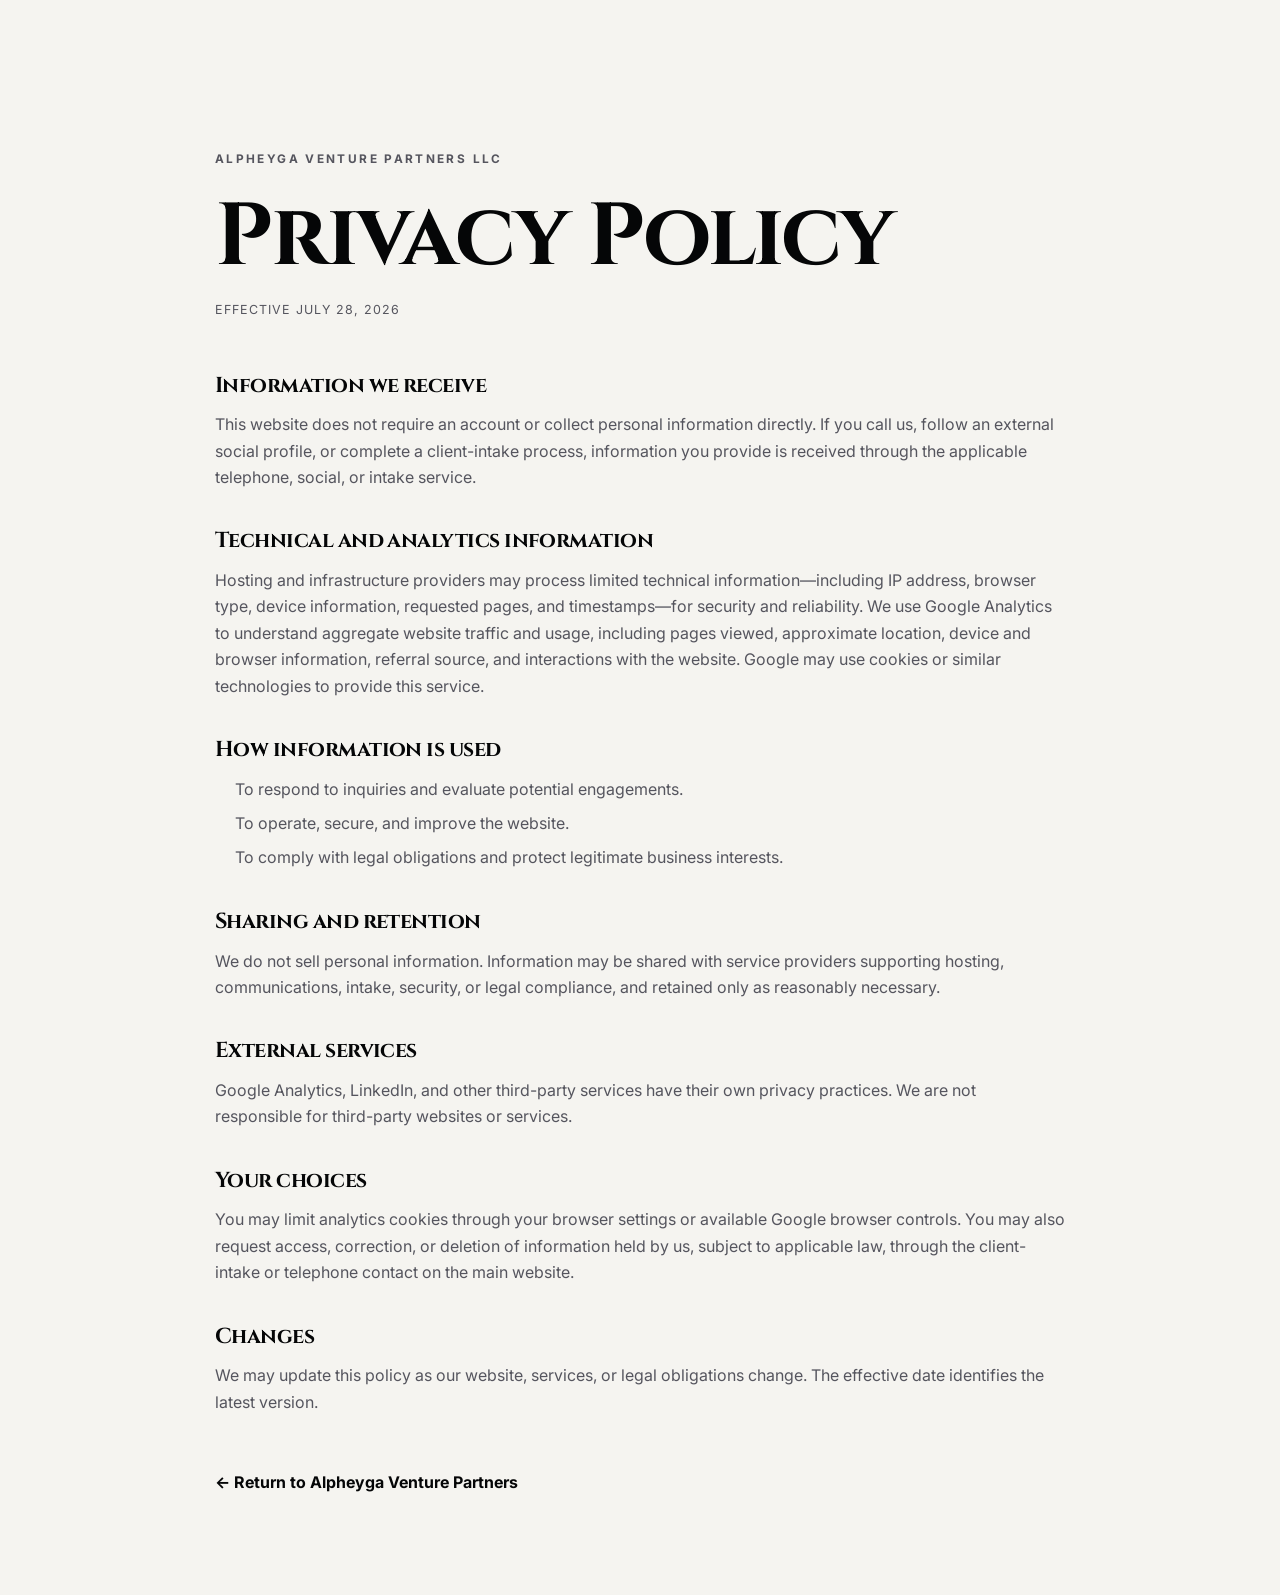
<file: privacy.html>
<!DOCTYPE html>
<html lang="en"><head>
  <meta charset="UTF-8"><meta name="viewport" content="width=device-width, initial-scale=1.0">
  <!-- Google tag (gtag.js) -->
  <script async src="https://www.googletagmanager.com/gtag/js?id=G-GSPT92PS09"></script>
  <script>
    window.dataLayer = window.dataLayer || [];
    function gtag(){dataLayer.push(arguments);}
    gtag('js', new Date());
    gtag('config', 'G-GSPT92PS09');
  </script>
  <title>Privacy Policy | Alpheyga Venture Partners</title>
  <meta name="description" content="Privacy policy for Alpheyga Venture Partners.">
  <link rel="icon" href="AVP_Favicon.ico" sizes="any">
  <link rel="preconnect" href="https://fonts.googleapis.com"><link rel="preconnect" href="https://fonts.gstatic.com" crossorigin>
  <link href="https://fonts.googleapis.com/css2?family=Cinzel:wght@500;600;700&family=Inter:wght@400;500;600&display=swap" rel="stylesheet">
  <link rel="stylesheet" href="style.css?v=20260722-legal">
</head><body><main class="legal-page"><article class="container legal-document">
  <p class="eyebrow">Alpheyga Venture Partners LLC</p><h1>Privacy Policy</h1><p class="legal-updated">Effective July 28, 2026</p>
  <section><h2>Information we receive</h2><p>This website does not require an account or collect personal information directly. If you call us, follow an external social profile, or complete a client-intake process, information you provide is received through the applicable telephone, social, or intake service.</p></section>
  <section><h2>Technical and analytics information</h2><p>Hosting and infrastructure providers may process limited technical information—including IP address, browser type, device information, requested pages, and timestamps—for security and reliability. We use Google Analytics to understand aggregate website traffic and usage, including pages viewed, approximate location, device and browser information, referral source, and interactions with the website. Google may use cookies or similar technologies to provide this service.</p></section>
  <section><h2>How information is used</h2><ul><li>To respond to inquiries and evaluate potential engagements.</li><li>To operate, secure, and improve the website.</li><li>To comply with legal obligations and protect legitimate business interests.</li></ul></section>
  <section><h2>Sharing and retention</h2><p>We do not sell personal information. Information may be shared with service providers supporting hosting, communications, intake, security, or legal compliance, and retained only as reasonably necessary.</p></section>
  <section><h2>External services</h2><p>Google Analytics, LinkedIn, and other third-party services have their own privacy practices. We are not responsible for third-party websites or services.</p></section>
  <section><h2>Your choices</h2><p>You may limit analytics cookies through your browser settings or available Google browser controls. You may also request access, correction, or deletion of information held by us, subject to applicable law, through the client-intake or telephone contact on the main website.</p></section>
  <section><h2>Changes</h2><p>We may update this policy as our website, services, or legal obligations change. The effective date identifies the latest version.</p></section>
  <a class="legal-back" href="index.html#contact">← Return to Alpheyga Venture Partners</a>
</article></main></body></html>
</file>
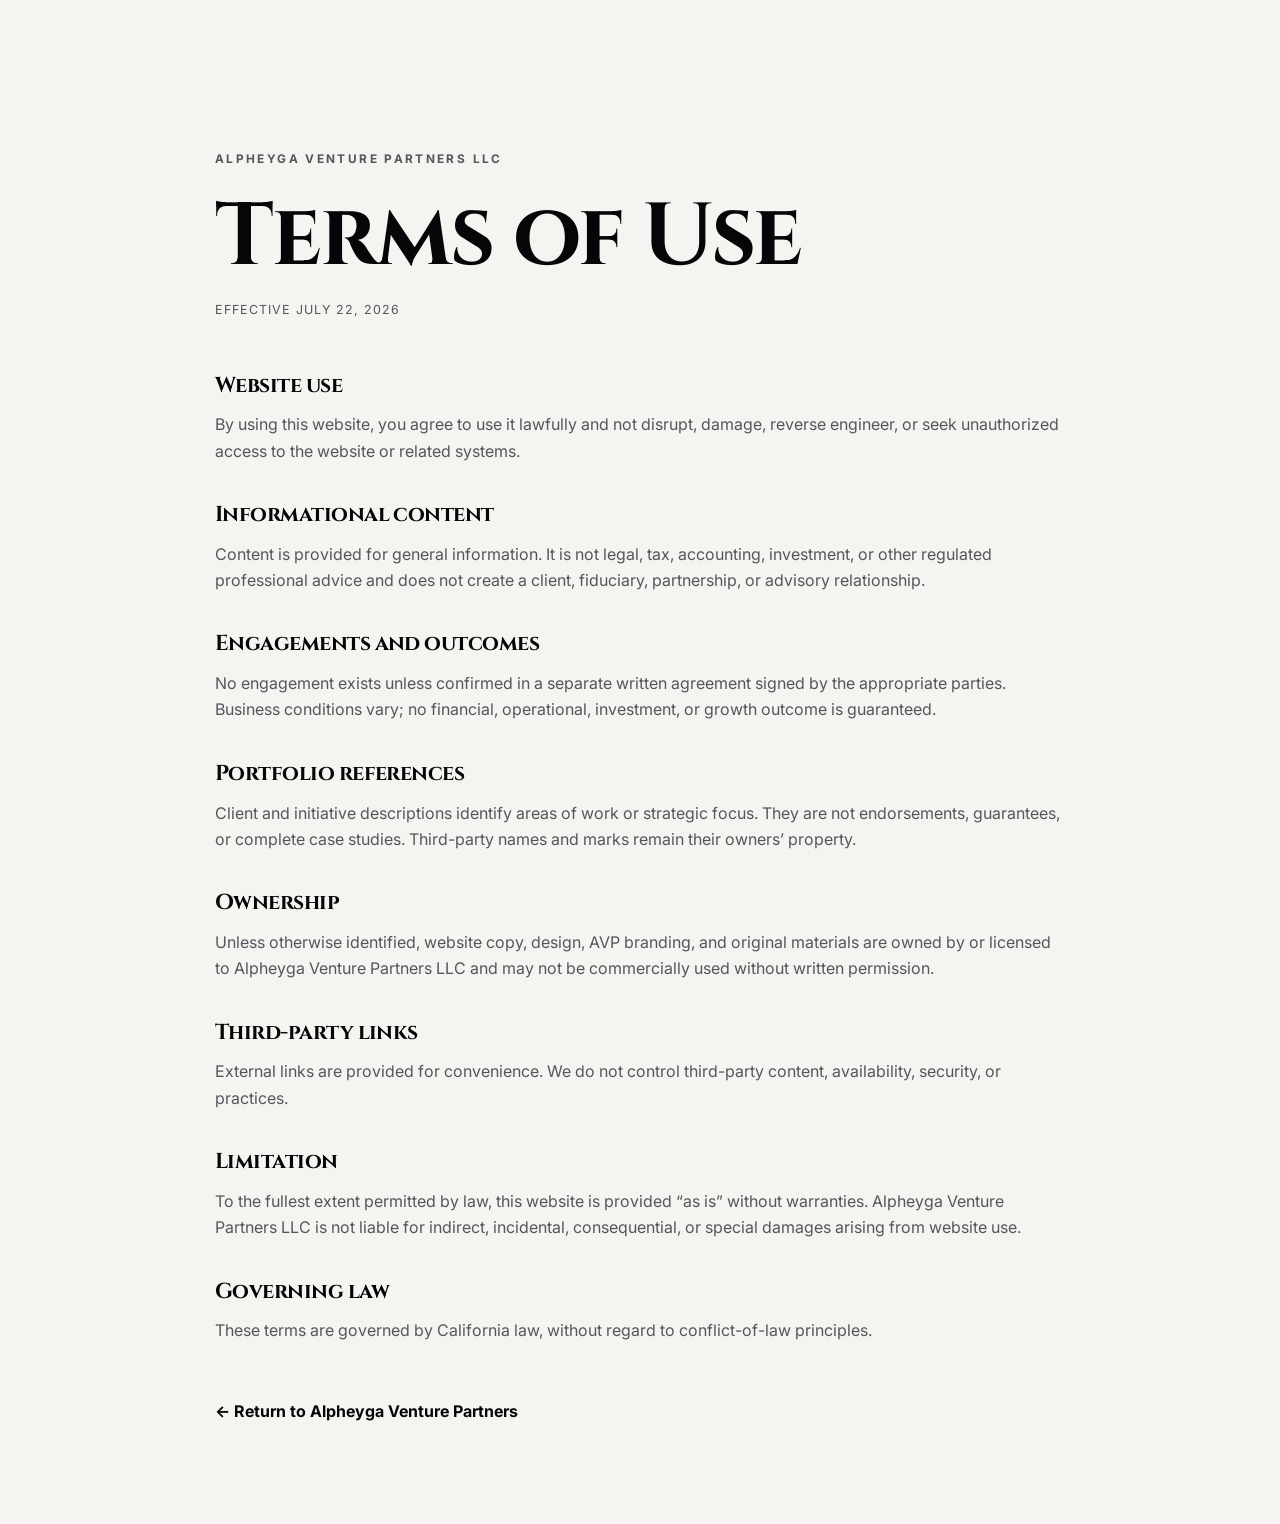
<file: terms.html>
<!DOCTYPE html>
<html lang="en"><head>
  <meta charset="UTF-8"><meta name="viewport" content="width=device-width, initial-scale=1.0">
  <!-- Google tag (gtag.js) -->
  <script async src="https://www.googletagmanager.com/gtag/js?id=G-GSPT92PS09"></script>
  <script>
    window.dataLayer = window.dataLayer || [];
    function gtag(){dataLayer.push(arguments);}
    gtag('js', new Date());
    gtag('config', 'G-GSPT92PS09');
  </script>
  <title>Terms of Use | Alpheyga Venture Partners</title>
  <meta name="description" content="Website terms of use for Alpheyga Venture Partners.">
  <link rel="icon" href="AVP_Favicon.ico" sizes="any">
  <link rel="preconnect" href="https://fonts.googleapis.com"><link rel="preconnect" href="https://fonts.gstatic.com" crossorigin>
  <link href="https://fonts.googleapis.com/css2?family=Cinzel:wght@500;600;700&family=Inter:wght@400;500;600&display=swap" rel="stylesheet">
  <link rel="stylesheet" href="style.css?v=20260722-legal">
</head><body><main class="legal-page"><article class="container legal-document">
  <p class="eyebrow">Alpheyga Venture Partners LLC</p><h1>Terms of Use</h1><p class="legal-updated">Effective July 22, 2026</p>
  <section><h2>Website use</h2><p>By using this website, you agree to use it lawfully and not disrupt, damage, reverse engineer, or seek unauthorized access to the website or related systems.</p></section>
  <section><h2>Informational content</h2><p>Content is provided for general information. It is not legal, tax, accounting, investment, or other regulated professional advice and does not create a client, fiduciary, partnership, or advisory relationship.</p></section>
  <section><h2>Engagements and outcomes</h2><p>No engagement exists unless confirmed in a separate written agreement signed by the appropriate parties. Business conditions vary; no financial, operational, investment, or growth outcome is guaranteed.</p></section>
  <section><h2>Portfolio references</h2><p>Client and initiative descriptions identify areas of work or strategic focus. They are not endorsements, guarantees, or complete case studies. Third-party names and marks remain their owners’ property.</p></section>
  <section><h2>Ownership</h2><p>Unless otherwise identified, website copy, design, AVP branding, and original materials are owned by or licensed to Alpheyga Venture Partners LLC and may not be commercially used without written permission.</p></section>
  <section><h2>Third-party links</h2><p>External links are provided for convenience. We do not control third-party content, availability, security, or practices.</p></section>
  <section><h2>Limitation</h2><p>To the fullest extent permitted by law, this website is provided “as is” without warranties. Alpheyga Venture Partners LLC is not liable for indirect, incidental, consequential, or special damages arising from website use.</p></section>
  <section><h2>Governing law</h2><p>These terms are governed by California law, without regard to conflict-of-law principles.</p></section>
  <a class="legal-back" href="index.html#contact">← Return to Alpheyga Venture Partners</a>
</article></main></body></html>
</file>
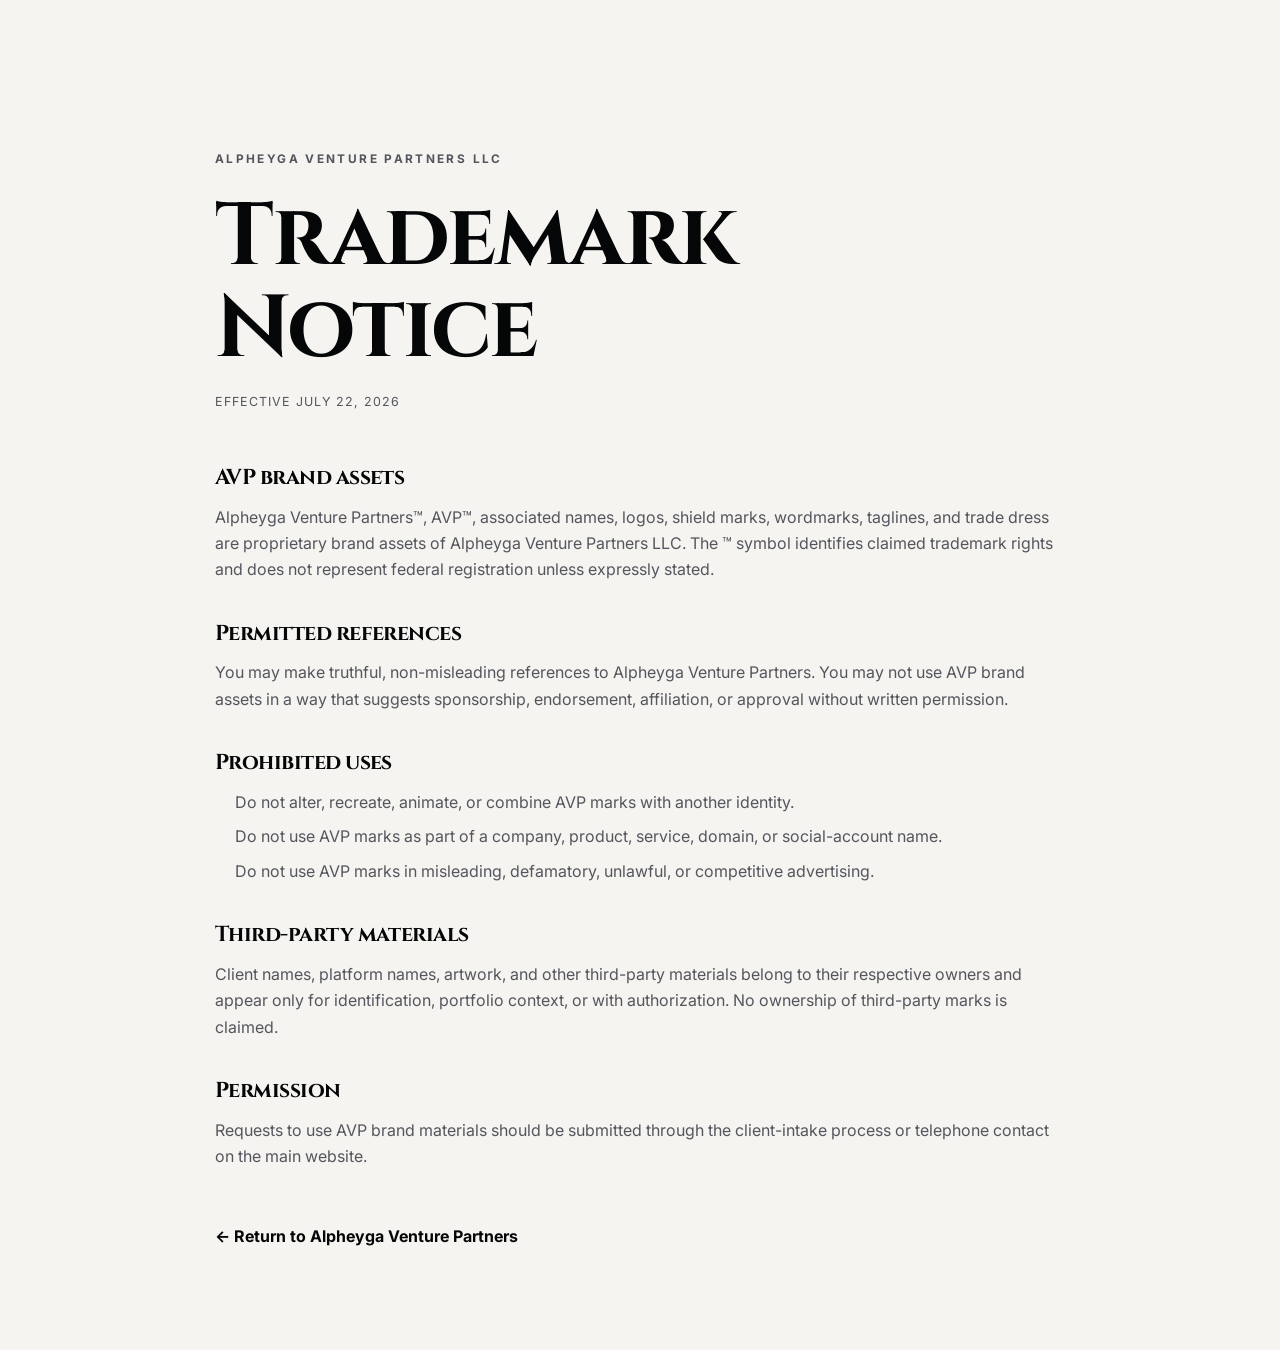
<file: trademarks.html>
<!DOCTYPE html>
<html lang="en"><head>
  <meta charset="UTF-8"><meta name="viewport" content="width=device-width, initial-scale=1.0">
  <!-- Google tag (gtag.js) -->
  <script async src="https://www.googletagmanager.com/gtag/js?id=G-GSPT92PS09"></script>
  <script>
    window.dataLayer = window.dataLayer || [];
    function gtag(){dataLayer.push(arguments);}
    gtag('js', new Date());
    gtag('config', 'G-GSPT92PS09');
  </script>
  <title>Trademark Notice | Alpheyga Venture Partners</title>
  <meta name="description" content="Trademark notice for Alpheyga Venture Partners.">
  <link rel="icon" href="AVP_Favicon.ico" sizes="any">
  <link rel="preconnect" href="https://fonts.googleapis.com"><link rel="preconnect" href="https://fonts.gstatic.com" crossorigin>
  <link href="https://fonts.googleapis.com/css2?family=Cinzel:wght@500;600;700&family=Inter:wght@400;500;600&display=swap" rel="stylesheet">
  <link rel="stylesheet" href="style.css?v=20260722-legal">
</head><body><main class="legal-page"><article class="container legal-document">
  <p class="eyebrow">Alpheyga Venture Partners LLC</p><h1>Trademark Notice</h1><p class="legal-updated">Effective July 22, 2026</p>
  <section><h2>AVP brand assets</h2><p>Alpheyga Venture Partners™, AVP™, associated names, logos, shield marks, wordmarks, taglines, and trade dress are proprietary brand assets of Alpheyga Venture Partners LLC. The ™ symbol identifies claimed trademark rights and does not represent federal registration unless expressly stated.</p></section>
  <section><h2>Permitted references</h2><p>You may make truthful, non-misleading references to Alpheyga Venture Partners. You may not use AVP brand assets in a way that suggests sponsorship, endorsement, affiliation, or approval without written permission.</p></section>
  <section><h2>Prohibited uses</h2><ul><li>Do not alter, recreate, animate, or combine AVP marks with another identity.</li><li>Do not use AVP marks as part of a company, product, service, domain, or social-account name.</li><li>Do not use AVP marks in misleading, defamatory, unlawful, or competitive advertising.</li></ul></section>
  <section><h2>Third-party materials</h2><p>Client names, platform names, artwork, and other third-party materials belong to their respective owners and appear only for identification, portfolio context, or with authorization. No ownership of third-party marks is claimed.</p></section>
  <section><h2>Permission</h2><p>Requests to use AVP brand materials should be submitted through the client-intake process or telephone contact on the main website.</p></section>
  <a class="legal-back" href="index.html#contact">← Return to Alpheyga Venture Partners</a>
</article></main></body></html>
</file>
<file: style.css>
:root {
  --obsidian: #050607;
  --graphite: #111615;
  --graphite-light: #1b2420;

  --platinum: #f2f2f3;
  --silver: #d7d8d8;
  --steel: #a9aaaa;
  --slate: #868887;

  --gold: #537565;
  --gold-light: #6f9582;
  --gold-dark: #20302a;

  --border: rgba(215, 216, 216, 0.13);
  --border-dark: rgba(5, 6, 7, 0.13);

  --container: 1240px;
  --header-height: 82px;
  --transition: 220ms ease;
}

* {
  box-sizing: border-box;
  margin: 0;
  padding: 0;
}

html {
  scroll-behavior: smooth;
}

body {
  overflow-x: hidden;
  background: var(--platinum);
  color: var(--obsidian);
  font-family: "Inter", sans-serif;
  font-size: 16px;
  line-height: 1.65;
  -webkit-font-smoothing: antialiased;
}

body.menu-open {
  overflow: hidden;
}

a {
  color: inherit;
  text-decoration: none;
}

button,
a {
  -webkit-tap-highlight-color: transparent;
}

ul {
  list-style: none;
}

.container {
  width: min(calc(100% - 48px), var(--container));
  margin-inline: auto;
}

.section-dark {
  background: var(--obsidian);
  color: var(--platinum);
}

.page-noise {
  position: fixed;
  inset: 0;
  z-index: 9999;
  opacity: 0.025;
  pointer-events: none;
  background-image:
    repeating-radial-gradient(
      circle at 0 0,
      transparent 0,
      rgba(255, 255, 255, 0.4) 1px,
      transparent 2px
    );
  background-size: 8px 8px;
}

.eyebrow {
  margin-bottom: 22px;
  color: var(--gold);
  font-size: 0.74rem;
  font-weight: 700;
  letter-spacing: 0.2em;
  text-transform: uppercase;
}

h1,
h2,
h3 {
  font-family: "Cinzel", Georgia, serif;
  line-height: 1.05;
  letter-spacing: -0.025em;
}

h2 {
  font-size: clamp(2.8rem, 5.4vw, 5.7rem);
}

h2 span {
  display: block;
  color: var(--slate);
}

/* Header */

.site-header {
  position: fixed;
  top: 0;
  left: 0;
  z-index: 1000;
  width: 100%;
  border-bottom: 1px solid transparent;
  transition:
    background var(--transition),
    border-color var(--transition),
    backdrop-filter var(--transition);
}

.site-header.scrolled {
  border-color: var(--border);
  background: rgba(11, 11, 13, 0.82);
  backdrop-filter: blur(18px);
}

.nav-wrapper {
  min-height: var(--header-height);
  display: flex;
  align-items: center;
  justify-content: space-between;
}

.brand {
  display: inline-flex;
  align-items: center;
  color: var(--platinum);
}

.brand-logo {
  display: block;
  width: clamp(210px, 22vw, 292px);
  height: auto;
  object-fit: contain;
}

.brand-logo-footer {
  width: min(292px, 100%);
}

.primary-nav {
  display: flex;
  align-items: center;
  gap: 32px;
}

.primary-nav > a {
  position: relative;
  color: rgba(245, 245, 243, 0.72);
  font-size: 0.85rem;
  font-weight: 500;
  transition: color var(--transition);
}

.primary-nav > a:not(.nav-cta)::after {
  content: "";
  position: absolute;
  right: 0;
  bottom: -7px;
  left: 0;
  height: 1px;
  background: var(--gold);
  transform: scaleX(0);
  transform-origin: right;
  transition: transform var(--transition);
}

.primary-nav > a:hover {
  color: var(--platinum);
}

.primary-nav > a:hover::after {
  transform: scaleX(1);
  transform-origin: left;
}

.nav-cta {
  padding: 12px 18px;
  border: 1px solid rgba(200, 169, 90, 0.55);
  color: var(--platinum) !important;
}

.nav-cta:hover {
  border-color: var(--gold);
  background: var(--gold);
  color: var(--obsidian) !important;
}

.nav-toggle {
  display: none;
  width: 44px;
  height: 44px;
  border: 0;
  background: transparent;
  cursor: pointer;
}

.nav-toggle span {
  display: block;
  width: 24px;
  height: 1px;
  margin: 7px auto;
  background: var(--platinum);
  transition: transform var(--transition);
}

/* Buttons */

.button {
  min-height: 52px;
  display: inline-flex;
  align-items: center;
  justify-content: center;
  padding: 0 24px;
  border: 1px solid transparent;
  font-size: 0.86rem;
  font-weight: 700;
  letter-spacing: 0.04em;
  transition:
    transform var(--transition),
    background var(--transition),
    border-color var(--transition),
    color var(--transition);
}

.button:hover {
  transform: translateY(-2px);
}

.button-primary {
  border-color: var(--gold);
  background: var(--gold);
  color: var(--obsidian);
}

.button-primary:hover {
  background: var(--gold-light);
}

.button-secondary {
  border-color: rgba(255, 255, 255, 0.25);
  color: var(--platinum);
}

.button-secondary:hover {
  border-color: var(--platinum);
  background: var(--platinum);
  color: var(--obsidian);
}

/* Hero */

.hero {
  position: relative;
  min-height: 100svh;
  display: flex;
  align-items: center;
  overflow: hidden;
  padding: calc(var(--header-height) + 90px) 0 100px;
}

.hero-grid {
  position: absolute;
  inset: 0;
  opacity: 0.13;
  background-image:
    linear-gradient(rgba(255, 255, 255, 0.07) 1px, transparent 1px),
    linear-gradient(90deg, rgba(255, 255, 255, 0.07) 1px, transparent 1px);
  background-size: 72px 72px;
  mask-image: linear-gradient(to bottom, black 20%, transparent 90%);
}

.hero-orb {
  position: absolute;
  border-radius: 50%;
  filter: blur(110px);
  opacity: 0.2;
}

.hero-orb-one {
  top: 14%;
  right: 5%;
  width: 420px;
  height: 420px;
  background: var(--gold);
}

.hero-orb-two {
  bottom: 0;
  left: -10%;
  width: 380px;
  height: 380px;
  background: #20302a;
}

.hero-content {
  position: relative;
  z-index: 2;
}

.hero-title {
  max-width: 1000px;
  font-size: clamp(4.1rem, 9vw, 9.7rem);
  line-height: 0.9;
}

.hero-title span {
  display: block;
  color: var(--gold);
}

.hero-statement {
  display: flex;
  align-items: baseline;
  gap: 12px;
  margin-top: 38px;
  color: var(--slate);
  font-family: "Cinzel", Georgia, serif;
  font-size: clamp(1.35rem, 2vw, 2rem);
}

.hero-statement strong {
  color: var(--platinum);
}

.hero-description {
  max-width: 680px;
  margin-top: 34px;
  color: rgba(245, 245, 243, 0.67);
  font-size: 1.08rem;
}

.hero-actions {
  display: flex;
  flex-wrap: wrap;
  gap: 14px;
  margin-top: 38px;
}

.hero-footer {
  display: flex;
  flex-wrap: wrap;
  gap: 28px;
  margin-top: 80px;
  color: rgba(245, 245, 243, 0.45);
  font-size: 0.68rem;
  font-weight: 600;
  letter-spacing: 0.14em;
  text-transform: uppercase;
}

.hero-footer span {
  position: relative;
}

.hero-footer span:not(:last-child)::after {
  content: "";
  position: absolute;
  top: 50%;
  right: -16px;
  width: 3px;
  height: 3px;
  border-radius: 50%;
  background: var(--gold);
}

.scroll-indicator {
  position: absolute;
  right: 40px;
  bottom: 38px;
  display: flex;
  align-items: center;
  gap: 12px;
  color: rgba(245, 245, 243, 0.4);
  font-size: 0.62rem;
  letter-spacing: 0.18em;
  text-transform: uppercase;
  transform: rotate(90deg);
  transform-origin: right bottom;
}

.scroll-indicator i {
  width: 54px;
  height: 1px;
  background: currentColor;
}

/* Shared layouts */

.problem-section,
.capabilities-section,
.engagements-section,
.difference-section {
  padding: 140px 0;
}

.split-layout {
  display: grid;
  grid-template-columns: minmax(0, 1fr) minmax(320px, 0.72fr);
  gap: 110px;
  align-items: start;
}

.problem-copy {
  padding-top: 36px;
}

.problem-copy p {
  margin-bottom: 24px;
  color: #55555e;
  font-size: 1.05rem;
}

.problem-copy p:first-child {
  color: var(--obsidian);
  font-size: 1.3rem;
}

.problem-copy .highlight-copy {
  margin-top: 44px;
  padding-left: 24px;
  border-left: 2px solid var(--gold);
  color: var(--obsidian);
  font-weight: 600;
}

.section-intro {
  max-width: 820px;
  margin-bottom: 72px;
}

.section-intro > p:last-child {
  max-width: 620px;
  margin-top: 28px;
  color: #606069;
  font-size: 1.04rem;
}

.section-dark .section-intro > p:last-child {
  color: rgba(245, 245, 243, 0.55);
}

/* Network */

.network-section {
  position: relative;
  min-height: 850px;
  display: flex;
  align-items: center;
  overflow: hidden;
  padding: 140px 0;
}

.network-copy {
  position: relative;
  z-index: 3;
  max-width: 760px;
}

.network-copy p:last-child {
  max-width: 590px;
  margin-top: 28px;
  color: rgba(245, 245, 243, 0.58);
}

.network-visual {
  position: absolute;
  top: 50%;
  right: -80px;
  width: 760px;
  height: 760px;
  transform: translateY(-50%);
}

.network-ring {
  position: absolute;
  top: 50%;
  left: 50%;
  border: 1px solid rgba(255, 255, 255, 0.12);
  border-radius: 50%;
  transform: translate(-50%, -50%);
}

.ring-one {
  width: 240px;
  height: 240px;
}

.ring-two {
  width: 470px;
  height: 470px;
}

.ring-three {
  width: 700px;
  height: 700px;
}

.node {
  position: absolute;
  width: 12px;
  height: 12px;
  border: 2px solid var(--obsidian);
  border-radius: 50%;
  background: var(--gold);
  box-shadow: 0 0 0 7px rgba(200, 169, 90, 0.11);
}

.node-center {
  top: 50%;
  left: 50%;
  width: 20px;
  height: 20px;
  transform: translate(-50%, -50%);
}

.node-one {
  top: 11%;
  left: 48%;
}

.node-two {
  top: 33%;
  right: 11%;
}

.node-three {
  right: 19%;
  bottom: 15%;
}

.node-four {
  bottom: 18%;
  left: 17%;
}

.node-five {
  top: 31%;
  left: 12%;
}

.network-label {
  position: absolute;
  color: rgba(245, 245, 243, 0.52);
  font-size: 0.72rem;
  letter-spacing: 0.12em;
  text-transform: uppercase;
}

.label-one {
  top: 5%;
  left: 41%;
}

.label-two {
  top: 28%;
  right: 0;
}

.label-three {
  right: 4%;
  bottom: 10%;
}

.label-four {
  bottom: 11%;
  left: 6%;
}

.label-five {
  top: 25%;
  left: 0;
}

/* Capabilities */

.capabilities-grid {
  display: grid;
  grid-template-columns: repeat(3, 1fr);
  border-top: 1px solid var(--border-dark);
  border-left: 1px solid var(--border-dark);
}

.capability-card {
  min-height: 430px;
  display: flex;
  flex-direction: column;
  padding: 34px;
  border-right: 1px solid var(--border-dark);
  border-bottom: 1px solid var(--border-dark);
  background: rgba(255, 255, 255, 0.2);
  transition:
    transform var(--transition),
    background var(--transition);
}

.capability-card:hover {
  z-index: 2;
  background: #ffffff;
  transform: translateY(-5px);
}

.card-number {
  margin-bottom: 62px;
  color: var(--gold);
  font-family: "Cinzel", Georgia, serif;
  font-size: 0.72rem;
  letter-spacing: 0.12em;
}

.capability-card h3 {
  margin-bottom: 18px;
  font-size: 1.8rem;
}

.capability-card > p {
  margin-bottom: 30px;
  color: #606069;
}

.capability-card ul {
  margin-top: auto;
}

.capability-card li {
  padding: 9px 0;
  border-top: 1px solid rgba(11, 11, 13, 0.08);
  color: #3c3c43;
  font-size: 0.82rem;
}

.capability-featured {
  background: var(--obsidian);
  color: var(--platinum);
}

.capability-featured:hover {
  background: var(--graphite);
}

.capability-featured > p {
  color: rgba(245, 245, 243, 0.55);
}

.capability-featured a {
  margin-top: auto;
  color: var(--gold);
  font-size: 0.86rem;
  font-weight: 700;
}

/* Industries */

.industries-section {
  padding: 140px 0;
}

.industry-list {
  border-top: 1px solid var(--border);
}

.industry-row {
  display: grid;
  grid-template-columns: 70px 1fr 1.2fr;
  gap: 28px;
  align-items: center;
  padding: 30px 0;
  border-bottom: 1px solid var(--border);
  transition:
    padding var(--transition),
    background var(--transition);
}

.industry-row:hover {
  padding-inline: 18px;
  background: rgba(255, 255, 255, 0.025);
}

.industry-row > span {
  color: var(--gold);
  font-size: 0.7rem;
  letter-spacing: 0.12em;
}

.industry-row h3 {
  font-size: clamp(1.6rem, 2.5vw, 2.6rem);
}

.industry-row p {
  color: rgba(245, 245, 243, 0.5);
}

/* Engagements */

.engagements-grid {
  display: grid;
  grid-template-columns: repeat(2, 1fr);
  gap: 20px;
}

.engagement-card {
  min-height: 340px;
  display: flex;
  flex-direction: column;
  padding: 38px;
  border: 1px solid var(--border-dark);
  background: #ffffff;
  transition:
    transform var(--transition),
    box-shadow var(--transition);
}

.engagement-card:hover {
  transform: translateY(-5px);
  box-shadow: 0 20px 60px rgba(11, 11, 13, 0.08);
}

.engagement-type {
  margin-bottom: 48px;
  color: var(--gold);
  font-size: 0.72rem;
  font-weight: 700;
  letter-spacing: 0.15em;
  text-transform: uppercase;
}

.engagement-card h3 {
  margin-bottom: 18px;
  font-size: 2rem;
}

.engagement-card > p:not(.engagement-type) {
  color: #606069;
}

.tag-list {
  display: flex;
  flex-wrap: wrap;
  gap: 8px;
  margin-top: auto;
  padding-top: 30px;
}

.tag-list span {
  padding: 7px 10px;
  border: 1px solid var(--border-dark);
  color: #585861;
  font-size: 0.68rem;
  text-transform: uppercase;
}

.engagement-disclaimer {
  max-width: 760px;
  margin-top: 28px;
  color: #777780;
  font-size: 0.78rem;
}

/* Process */

.process-section {
  padding: 140px 0;
}

.process-timeline {
  border-top: 1px solid var(--border);
}

.process-step {
  display: grid;
  grid-template-columns: 110px 1fr;
  gap: 40px;
  padding: 42px 0;
  border-bottom: 1px solid var(--border);
}

.process-step > span {
  color: var(--gold);
  font-family: "Cinzel", Georgia, serif;
  font-size: 0.78rem;
  letter-spacing: 0.15em;
}

.process-step div {
  display: grid;
  grid-template-columns: 0.6fr 1fr;
  gap: 60px;
}

.process-step h3 {
  font-size: clamp(2rem, 3vw, 3.2rem);
}

.process-step p {
  max-width: 560px;
  color: rgba(245, 245, 243, 0.5);
}

/* Difference */

.difference-list {
  border-top: 1px solid var(--border-dark);
}

.difference-item {
  display: grid;
  grid-template-columns: 48px 1fr;
  gap: 22px;
  padding: 30px 0;
  border-bottom: 1px solid var(--border-dark);
}

.difference-item > span {
  color: var(--gold);
  font-size: 0.7rem;
}

.difference-item h3 {
  margin-bottom: 10px;
  font-size: 1.45rem;
}

.difference-item p {
  color: #64646d;
}

/* Contact */

.contact-section {
  position: relative;
  overflow: hidden;
  padding: 150px 0;
}

.contact-glow {
  position: absolute;
  top: 50%;
  left: 50%;
  width: 700px;
  height: 700px;
  border-radius: 50%;
  background: rgba(200, 169, 90, 0.12);
  filter: blur(130px);
  transform: translate(-50%, -50%);
}

.contact-content {
  position: relative;
  z-index: 2;
  text-align: center;
}

.contact-content h2 {
  max-width: 1000px;
  margin-inline: auto;
}

.contact-content > p:not(.eyebrow) {
  max-width: 650px;
  margin: 30px auto 0;
  color: rgba(245, 245, 243, 0.56);
  font-size: 1.05rem;
}

.contact-actions {
  display: flex;
  justify-content: center;
  flex-wrap: wrap;
  gap: 14px;
  margin-top: 38px;
}

/* Footer */

.site-footer {
  padding: 80px 0 26px;
  background: #070708;
  color: var(--platinum);
}

.footer-grid {
  display: grid;
  grid-template-columns: 1.5fr 0.65fr 0.85fr;
  gap: 60px;
  padding-bottom: 60px;
}

.footer-brand {
  margin-bottom: 22px;
}

.footer-grid > div:first-child > p {
  max-width: 420px;
  color: rgba(245, 245, 243, 0.46);
}

.footer-links,
.footer-contact {
  display: flex;
  flex-direction: column;
  gap: 12px;
}

.footer-heading {
  margin-bottom: 4px;
  color: var(--gold-light);
  font-size: 0.68rem;
  font-weight: 700;
  letter-spacing: 0.16em;
  text-transform: uppercase;
}

.footer-links a,
.footer-contact a,
.footer-contact span {
  color: rgba(245, 245, 243, 0.55);
  font-size: 0.84rem;
}

.footer-links a:hover,
.footer-contact a:hover {
  color: var(--gold);
}

.footer-bottom {
  display: flex;
  justify-content: space-between;
  gap: 20px;
  padding-top: 24px;
  border-top: 1px solid var(--border);
  color: rgba(245, 245, 243, 0.35);
  font-size: 0.72rem;
}

.footer-legal {
  display: flex;
  flex-wrap: wrap;
  justify-content: flex-end;
  gap: 18px;
}

.footer-legal a { color: rgba(245, 245, 243, 0.48); }
.footer-legal a:hover { color: var(--gold-light); }

/* Legal pages */

.legal-page {
  min-height: 100vh;
  padding: 150px 0 100px;
  background: #f5f4f0;
}

.legal-document { max-width: 850px; }
.legal-document h1 { margin-bottom: 16px; font-size: clamp(2.7rem, 7vw, 5.5rem); }
.legal-updated { margin-bottom: 54px; color: #77777f; font-size: 0.78rem; letter-spacing: 0.08em; text-transform: uppercase; }
.legal-document section { margin-top: 40px; }
.legal-document h2 { margin-bottom: 14px; font-size: 1.35rem; }
.legal-document p,
.legal-document li { color: #55555e; }
.legal-document ul { display: grid; gap: 8px; margin: 14px 0 0 20px; }
.legal-back { display: inline-flex; margin-top: 54px; color: var(--green); font-weight: 700; }

/* Reveal animation */

.reveal {
  opacity: 0;
  transform: translateY(26px);
  transition:
    opacity 700ms ease,
    transform 700ms ease;
}

.reveal.visible {
  opacity: 1;
  transform: translateY(0);
}

/* Tablet */

@media (max-width: 980px) {
  .primary-nav {
    position: fixed;
    top: var(--header-height);
    right: 0;
    bottom: 0;
    left: 0;
    display: flex;
    flex-direction: column;
    align-items: flex-start;
    padding: 50px 24px;
    background: rgba(11, 11, 13, 0.98);
    transform: translateX(100%);
    transition: transform 300ms ease;
  }

  .primary-nav.open {
    transform: translateX(0);
  }

  .primary-nav > a {
    font-family: "Cinzel", Georgia, serif;
    font-size: 1.5rem;
  }

  .nav-toggle {
    display: block;
  }

  .nav-toggle.active span:first-child {
    transform: translateY(4px) rotate(45deg);
  }

  .nav-toggle.active span:last-child {
    transform: translateY(-4px) rotate(-45deg);
  }

  .split-layout {
    grid-template-columns: 1fr;
    gap: 40px;
  }

  .problem-copy {
    padding-top: 0;
  }

  .network-visual {
    right: -280px;
    opacity: 0.45;
  }

  .capabilities-grid {
    grid-template-columns: repeat(2, 1fr);
  }

  .industry-row {
    grid-template-columns: 50px 1fr;
  }

  .industry-row p {
    grid-column: 2;
  }

  .process-step div {
    grid-template-columns: 1fr;
    gap: 16px;
  }

  .footer-grid {
    grid-template-columns: 1fr 1fr;
  }

  .footer-grid > div:first-child {
    grid-column: 1 / -1;
  }
}

/* Mobile */

@media (max-width: 680px) {
  :root {
    --header-height: 72px;
  }

  .container {
    width: min(calc(100% - 32px), var(--container));
  }

  .brand-logo {
    width: 205px;
  }

  .hero {
    padding-top: calc(var(--header-height) + 70px);
  }

  .hero-title {
    font-size: clamp(2.5rem, 10vw, 4rem);
  }

  .hero-statement {
    display: block;
  }

  .hero-description {
    font-size: 0.96rem;
  }

  .hero-actions,
  .contact-actions {
    flex-direction: column;
  }

  .button {
    width: 100%;
  }

  .hero-footer {
    display: grid;
    grid-template-columns: 1fr;
    gap: 10px;
    margin-top: 56px;
  }

  .hero-footer span::after {
    display: none;
  }

  .scroll-indicator {
    display: none;
  }

  .problem-section,
  .capabilities-section,
  .engagements-section,
  .difference-section,
  .industries-section,
  .network-section,
  .process-section,
  .contact-section {
    padding: 96px 0;
  }

  h2 {
    font-size: clamp(2.65rem, 13vw, 4.4rem);
  }

  .capabilities-grid,
  .engagements-grid {
    grid-template-columns: 1fr;
  }

  .capability-card {
    min-height: 380px;
  }

  .network-section {
    min-height: 720px;
  }

  .network-visual {
    top: 62%;
    right: -430px;
  }

  .industry-row {
    grid-template-columns: 40px 1fr;
    gap: 14px;
  }

  .process-step {
    grid-template-columns: 42px 1fr;
    gap: 16px;
  }

  .footer-grid {
    grid-template-columns: 1fr;
  }

  .footer-grid > div:first-child {
    grid-column: auto;
  }

  .footer-bottom {
    flex-direction: column;
  }

  .footer-legal { justify-content: flex-start; }
}

.engagement-card-media {
  padding: 0;
  overflow: hidden;
}

.portfolio-media {
  position: relative;
  overflow: hidden;
  aspect-ratio: 16 / 9;
  margin: 0;
  background: #151419;
}

.portfolio-media img,
.portfolio-media video {
  width: 100%;
  height: 100%;
  object-fit: cover;
  transition: transform 900ms cubic-bezier(0.2, 0.8, 0.2, 1), opacity 650ms ease;
}

.portfolio-media:hover img,
.portfolio-media:hover video {
  transform: scale(1.025);
}

.portfolio-art-showcase {
  background: #eeeae1;
}

.portfolio-art-showcase .mottola-art-slide {
  position: absolute;
  inset: 0;
  object-fit: contain;
  opacity: 0;
  animation: mottola-gallery 30s infinite;
}

.portfolio-art-showcase .mottola-art-slide:nth-child(2) { animation-delay: 5s; }
.portfolio-art-showcase .mottola-art-slide:nth-child(3) { animation-delay: 10s; }
.portfolio-art-showcase .mottola-art-slide:nth-child(4) { animation-delay: 15s; }
.portfolio-art-showcase .mottola-art-slide:nth-child(5) { animation-delay: 20s; }
.portfolio-art-showcase .mottola-art-slide:nth-child(6) { animation-delay: 25s; }

.portfolio-art-label {
  position: absolute;
  right: 16px;
  bottom: 14px;
  z-index: 2;
  padding: 6px 9px;
  background: rgba(8, 8, 10, 0.76);
  color: rgba(255, 255, 255, 0.9);
  font-size: 0.58rem;
  font-weight: 700;
  letter-spacing: 0.13em;
  text-transform: uppercase;
}

@keyframes mottola-gallery {
  0% { opacity: 0; transform: scale(1); }
  2%, 14% { opacity: 1; }
  18%, 100% { opacity: 0; transform: scale(1.025); }
}

.portfolio-media .editorial-video {
  position: absolute;
  inset: 0;
  opacity: 0;
}

.portfolio-media.video-ready .editorial-video {
  opacity: 1;
}

.portfolio-media.video-ready .media-poster {
  opacity: 0;
}

.engagement-card-content {
  display: flex;
  flex: 1;
  flex-direction: column;
  padding: 30px 38px 38px;
}

.engagement-card-content .engagement-type {
  margin-bottom: 28px;
}

.engagement-card-content > p:not(.engagement-type) {
  color: #606069;
}

/* Managing Partner */

.partner-section {
  position: relative;
  overflow: hidden;
  padding: 150px 0;
  background:
    radial-gradient(circle at 10% 15%, rgba(83, 117, 101, 0.11), transparent 34%),
    var(--platinum);
}

.partner-section::before {
  content: "";
  position: absolute;
  top: 0;
  right: 7%;
  width: 1px;
  height: 100%;
  background: linear-gradient(transparent, rgba(83, 117, 101, 0.25), transparent);
}

.partner-layout {
  display: grid;
  grid-template-columns: minmax(300px, 0.78fr) minmax(0, 1.18fr);
  gap: clamp(70px, 9vw, 140px);
  align-items: center;
}

.partner-portrait {
  margin: 0;
}

.partner-image-frame {
  position: relative;
  overflow: hidden;
  aspect-ratio: 5 / 6;
  background: var(--graphite);
  box-shadow: 0 30px 85px rgba(5, 6, 7, 0.18);
}

.partner-image-frame::before {
  content: "";
  position: absolute;
  inset: 16px;
  z-index: 2;
  border: 1px solid rgba(242, 242, 243, 0.28);
  pointer-events: none;
}

.partner-image-frame::after {
  content: "";
  position: absolute;
  inset: 0;
  background:
    linear-gradient(0deg, rgba(5, 6, 7, 0.48), transparent 42%),
    linear-gradient(135deg, rgba(83, 117, 101, 0.12), transparent 58%);
  pointer-events: none;
}

.partner-image-frame img {
  width: 100%;
  height: 100%;
  object-fit: cover;
  object-position: center;
  filter: saturate(0.75) contrast(1.05);
  transform: scale(1.01);
  transition: transform 900ms cubic-bezier(0.2, 0.8, 0.2, 1), filter 500ms ease;
}

.partner-portrait:hover img {
  transform: scale(1.045);
  filter: saturate(0.9) contrast(1.04);
}

.partner-portrait figcaption {
  display: flex;
  justify-content: space-between;
  gap: 20px;
  padding-top: 18px;
  border-top: 1px solid var(--border-dark);
  color: var(--obsidian);
  font-family: "Cinzel", Georgia, serif;
  font-size: 0.92rem;
  letter-spacing: 0.08em;
  text-transform: uppercase;
}

.partner-portrait figcaption span {
  color: var(--gold);
  font-family: "Inter", sans-serif;
  font-size: 0.66rem;
  font-weight: 700;
  letter-spacing: 0.14em;
}

.partner-copy h2 {
  margin-bottom: 38px;
  font-size: clamp(3rem, 5vw, 5.6rem);
}

.partner-copy > p:not(.eyebrow) {
  max-width: 690px;
  margin-bottom: 22px;
  color: #55555e;
}

.partner-copy .partner-lead {
  color: var(--obsidian);
  font-size: 1.22rem;
  font-weight: 500;
}

.partner-principles {
  display: flex;
  flex-wrap: wrap;
  gap: 9px;
  margin: 34px 0;
}

.partner-principles span {
  padding: 9px 12px;
  border: 1px solid rgba(83, 117, 101, 0.28);
  color: var(--gold-dark);
  font-size: 0.67rem;
  font-weight: 700;
  letter-spacing: 0.12em;
  text-transform: uppercase;
}

.partner-link {
  display: inline-flex;
  align-items: center;
  gap: 10px;
  padding-bottom: 7px;
  border-bottom: 1px solid var(--gold);
  color: var(--obsidian);
  font-size: 0.82rem;
  font-weight: 700;
  letter-spacing: 0.08em;
  text-transform: uppercase;
  transition: color var(--transition), gap var(--transition);
}

.partner-link:hover {
  gap: 15px;
  color: var(--gold);
}

.partner-layout-secondary {
  grid-template-columns: minmax(0, 1.2fr) minmax(260px, 0.58fr);
  margin-top: 120px;
  padding-top: 120px;
  border-top: 1px solid rgba(17, 17, 21, 0.12);
}

.partner-layout-secondary .partner-portrait {
  width: min(100%, 390px);
  justify-self: end;
}

@media (max-width: 980px) {
  .partner-layout {
    grid-template-columns: minmax(250px, 0.72fr) 1fr;
    gap: 56px;
  }
}

@media (max-width: 680px) {
  .partner-section {
    padding: 96px 0;
  }

  .partner-layout {
    grid-template-columns: 1fr;
    gap: 50px;
  }

  .partner-layout-secondary {
    grid-template-columns: 1fr;
    margin-top: 80px;
    padding-top: 80px;
  }

  .partner-layout-secondary .partner-copy {
    order: 2;
  }

  .partner-layout-secondary .partner-portrait {
    order: 1;
    width: min(82vw, 330px);
    justify-self: start;
  }

  .partner-portrait {
    width: min(100%, 430px);
  }

  .partner-copy h2 {
    font-size: clamp(2.6rem, 12vw, 4rem);
  }

  .partner-portrait figcaption {
    flex-direction: column;
    gap: 6px;
  }
}

/* Interaction layer */

:root {
  --page-shift: 0px;
}

.scroll-progress {
  position: fixed;
  inset: 0 0 auto;
  z-index: 2000;
  height: 2px;
  background: linear-gradient(90deg, var(--gold-dark), var(--gold-light), var(--silver));
  box-shadow: 0 0 18px rgba(111, 149, 130, 0.55);
  transform: scaleX(0);
  transform-origin: left;
  pointer-events: none;
}

.hero-grid {
  transform: translate3d(0, var(--page-shift), 0);
}

.hero-orb-one {
  transform: translate3d(0, calc(var(--page-shift) * -0.65), 0);
}

.hero-orb-two {
  transform: translate3d(0, calc(var(--page-shift) * -0.35), 0);
}

.interactive-card {
  position: relative;
  isolation: isolate;
  transform-style: preserve-3d;
  will-change: transform;
  transition:
    transform 260ms cubic-bezier(0.2, 0.8, 0.2, 1),
    border-color 260ms ease,
    box-shadow 260ms ease;
}

.interactive-card::after {
  content: "";
  position: absolute;
  inset: 0;
  z-index: -1;
  opacity: 0;
  pointer-events: none;
  background: radial-gradient(
    420px circle at var(--spot-x, 50%) var(--spot-y, 50%),
    rgba(111, 149, 130, 0.16),
    transparent 54%
  );
  transition: opacity 240ms ease;
}

.interactive-card:hover {
  border-color: rgba(111, 149, 130, 0.42);
  box-shadow: 0 24px 65px rgba(5, 6, 7, 0.11);
}

.interactive-card:hover::after {
  opacity: 1;
}

.magnetic {
  will-change: transform;
  transition:
    transform 180ms ease,
    color var(--transition),
    background var(--transition),
    border-color var(--transition);
}

.primary-nav > a.active-section:not(.nav-cta) {
  color: var(--platinum);
}

.primary-nav > a.active-section:not(.nav-cta)::after {
  transform: scaleX(1);
  transform-origin: left;
}

.industry-row {
  transition:
    padding-left 240ms ease,
    border-color 240ms ease,
    background 240ms ease;
}

.industry-row:hover {
  padding-left: 18px;
  border-color: rgba(111, 149, 130, 0.42);
  background: linear-gradient(90deg, rgba(111, 149, 130, 0.08), transparent 62%);
}

.process-step > span {
  transition:
    color 240ms ease,
    transform 240ms ease;
}

.process-step:hover > span {
  color: var(--gold-light);
  transform: translateX(5px);
}

@media (prefers-reduced-motion: reduce) {
  html {
    scroll-behavior: auto;
  }

  *,
  *::before,
  *::after {
    scroll-behavior: auto !important;
    animation-duration: 0.01ms !important;
    animation-iteration-count: 1 !important;
    transition-duration: 0.01ms !important;
  }

  .hero-grid,
  .hero-orb-one,
  .hero-orb-two,
  .interactive-card {
    transform: none !important;
  }
}

@media (hover: none), (pointer: coarse) {
  .interactive-card,
  .industry-row {
    transform: none !important;
  }

  .industry-row:hover {
    padding-left: 0;
    background: transparent;
  }
}

/* Editorial imagery */

.hero-media {
  position: absolute;
  inset: 0;
  z-index: 0;
  opacity: 0.42;
  pointer-events: none;
}

.hero-media::after {
  content: "";
  position: absolute;
  inset: 0;
  background:
    linear-gradient(90deg, var(--obsidian) 0%, rgba(5, 6, 7, 0.92) 30%, rgba(5, 6, 7, 0.35) 72%, rgba(5, 6, 7, 0.7) 100%),
    linear-gradient(0deg, var(--obsidian) 0%, transparent 38%);
}

.hero-media img,
.hero-media video {
  position: absolute;
  inset: 0;
  width: 100%;
  height: 100%;
  object-fit: cover;
  object-position: center;
  filter: saturate(0.72) contrast(1.08);
}

.hero-poster {
  transform: scale(1.035);
  animation: hero-image-settle 12s ease-out both;
  transition: opacity 900ms ease;
}

.hero-video {
  opacity: 0;
  transform: scale(1.01);
  transition: opacity 1100ms ease;
}

.hero-media.video-ready .hero-video {
  opacity: 1;
}

.hero-media.video-ready .hero-poster {
  opacity: 0;
}

@keyframes hero-image-settle {
  from { transform: scale(1.08); }
  to { transform: scale(1.035); }
}

.editorial-visual {
  position: relative;
  margin-top: 76px;
  overflow: hidden;
  aspect-ratio: 16 / 7;
  background: var(--graphite);
}

.editorial-visual::after,
.industry-media::after {
  content: "";
  position: absolute;
  inset: 0;
  background: linear-gradient(0deg, rgba(5, 6, 7, 0.86) 0%, transparent 52%);
  pointer-events: none;
}

.editorial-visual img,
.editorial-visual video,
.industry-media img,
.industry-media video {
  width: 100%;
  height: 100%;
  object-fit: cover;
  filter: saturate(0.78) contrast(1.05);
  transition: transform 900ms cubic-bezier(0.2, 0.8, 0.2, 1), filter 500ms ease, opacity 650ms ease;
}

.editorial-visual:hover img,
.editorial-visual:hover video,
.industry-media:hover img,
.industry-media:hover video {
  transform: scale(1.035);
  filter: saturate(0.94) contrast(1.04);
}

.editorial-video {
  position: absolute;
  inset: 0;
  z-index: 0;
  opacity: 0;
}

.media-poster {
  position: relative;
  z-index: 0;
  opacity: 1;
}

.video-ready .editorial-video {
  opacity: 1;
}

.video-ready .media-poster {
  opacity: 0;
}

.editorial-visual figcaption,
.industry-media figcaption {
  position: absolute;
  right: 30px;
  bottom: 26px;
  left: 30px;
  z-index: 2;
  color: rgba(242, 242, 243, 0.72);
  font-size: 0.83rem;
  letter-spacing: 0.02em;
}

.editorial-visual figcaption span,
.industry-media figcaption span {
  display: block;
  margin-bottom: 6px;
  color: var(--gold-light);
  font-size: 0.66rem;
  font-weight: 700;
  letter-spacing: 0.17em;
  text-transform: uppercase;
}

.editorial-visual-ai {
  margin-top: 34px;
}

.industry-media-grid {
  display: grid;
  grid-template-columns: repeat(2, minmax(0, 1fr));
  gap: 20px;
  margin-top: 54px;
}

.industry-media {
  position: relative;
  overflow: hidden;
  aspect-ratio: 4 / 3;
  background: var(--graphite);
}

@media (max-width: 680px) {
  .hero-media {
    opacity: 0.28;
  }

  .hero-media img {
    object-position: 62% center;
  }

  .hero-media video {
    object-position: center;
  }

  .editorial-visual {
    width: 100%;
    margin-top: 54px;
    aspect-ratio: 4 / 3;
  }

  .editorial-visual figcaption,
  .industry-media figcaption {
    right: 20px;
    bottom: 18px;
    left: 20px;
  }

  .industry-media-grid {
    grid-template-columns: 1fr;
  }
}

@media (prefers-reduced-motion: reduce) {
  .hero-video,
  .editorial-video {
    display: none;
  }

  .hero-poster,
  .media-poster {
    opacity: 1 !important;
  }

  .portfolio-art-showcase .mottola-art-slide {
    display: none;
    animation: none;
  }

  .portfolio-art-showcase .mottola-art-slide:first-child {
    display: block;
    opacity: 1;
  }
}

.mobile-poster { display:none; }

@media (max-width: 767px) {
  .editorial-video {
    display: block !important;
    width: 100% !important;
    height: 100% !important;
    object-fit: cover !important;
  }

  .mobile-poster {
    display: none !important;
  }
}
</file>
